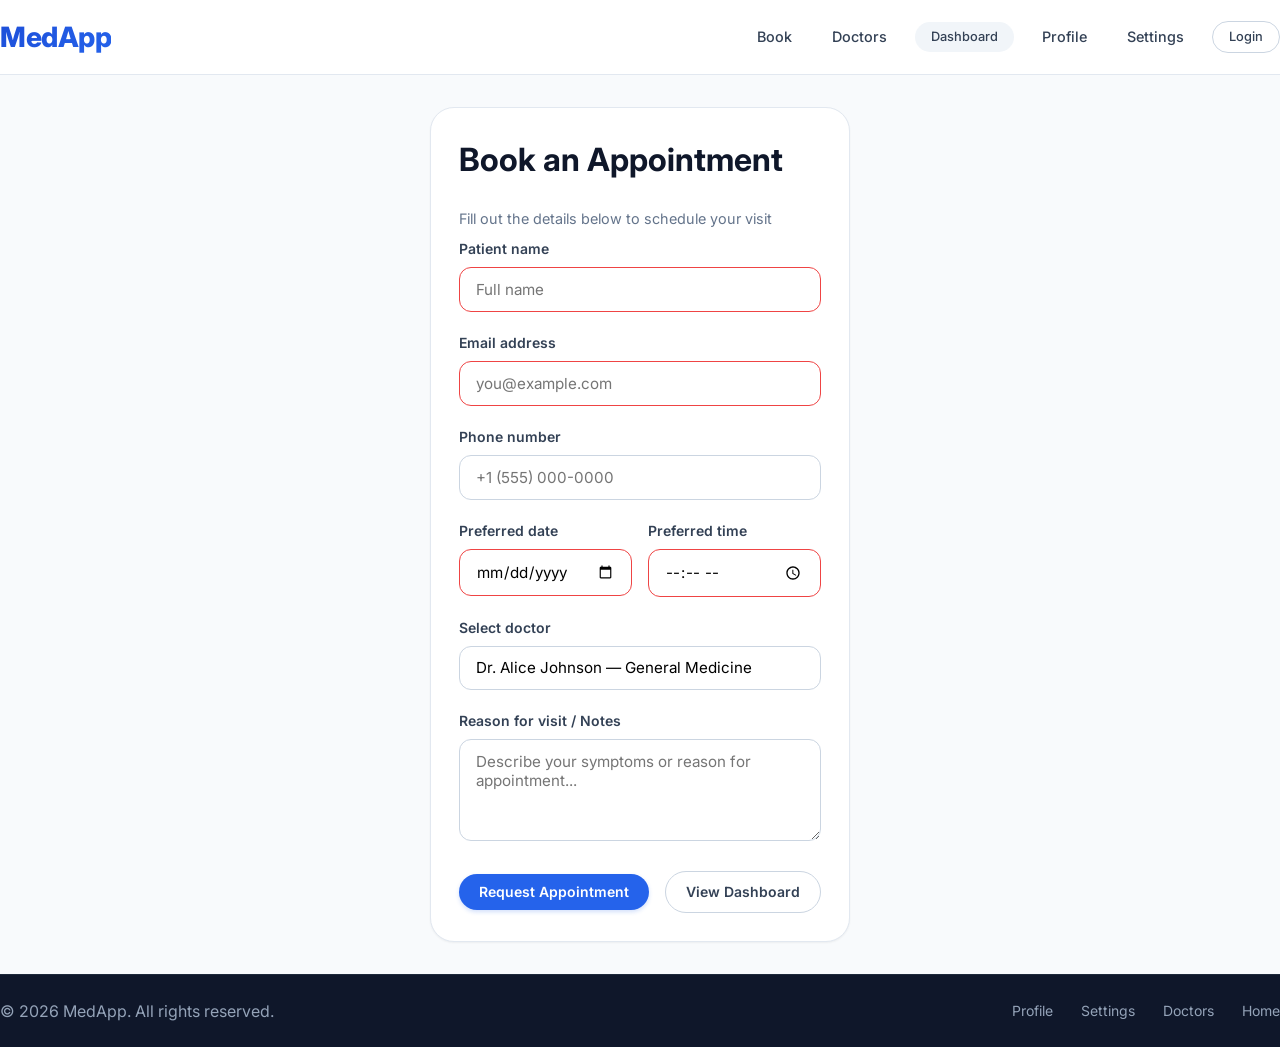
<file: medical-appointment-frontend/src/book-appointment.html>
<!DOCTYPE html>
<html lang="en">
<head>
    <meta charset="UTF-8">
    <meta name="viewport" content="width=device-width, initial-scale=1.0">
    <title>Book Appointment — MedApp</title>
    <link href="https://fonts.googleapis.com/css2?family=Inter:wght@400;500;600;700&display=swap" rel="stylesheet">
    <link rel="stylesheet" href="css/styles.css">
    <link rel="stylesheet" href="css/forms.css">
    <link rel="stylesheet" href="https://cdnjs.cloudflare.com/ajax/libs/font-awesome/6.4.0/css/all.min.css">
</head>
<body>
    <header class="site-header">
        <div class="wrap header-row">
            <a class="brand" href="index.html">MedApp</a>
            <nav class="main-nav">
                <a href="book-appointment.html">Book</a>
                <a href="doctors.html">Doctors</a>
                <a href="dashboard.html" class="btn small">Dashboard</a>
                <a href="profile.html">Profile</a>
                <a href="settings.html">Settings</a>
                <a href="login.html" class="btn ghost small">Login</a>
            </nav>
        </div>
    </header>

    <main class="wrap" style="padding: 2rem 0;">
        <div class="card" style="max-width: 800px; margin: 0 auto;">
            <h1 class="page-title">Book an Appointment</h1>
            <p class="muted">Fill out the details below to schedule your visit</p>
            
            <form class="form" action="#" method="POST">
                <div class="form-row">
                    <label for="patient-name">Patient name</label>
                    <input id="patient-name" type="text" name="patient_name" required placeholder="Full name">
                </div>
                <div class="form-row">
                    <label for="email">Email address</label>
                    <input id="email" type="email" name="email" required placeholder="you@example.com">
                </div>
                <div class="form-row">
                    <label for="phone">Phone number</label>
                    <input id="phone" type="tel" name="phone" placeholder="+1 (555) 000-0000">
                </div>
                <div class="form-row split">
                    <div>
                        <label for="date">Preferred date</label>
                        <input id="date" type="date" name="date" required>
                    </div>
                    <div>
                        <label for="time">Preferred time</label>
                        <input id="time" type="time" name="time" required>
                    </div>
                </div>
                <div class="form-row">
                    <label for="doctor">Select doctor</label>
                    <select id="doctor" name="doctor">
                        <option>Dr. Alice Johnson — General Medicine</option>
                        <option>Dr. Mark Lee — Cardiology</option>
                        <option>Dr. Sara Patel — Pediatrics</option>
                        <option>Dr. Emily Chen — Dermatology</option>
                    </select>
                </div>
                <div class="form-row">
                    <label for="reason">Reason for visit / Notes</label>
                    <textarea id="reason" name="reason" rows="4" placeholder="Describe your symptoms or reason for appointment..."></textarea>
                </div>
                <div class="form-actions">
                    <button type="submit" class="btn primary">Request Appointment</button>
                    <a class="btn ghost" href="dashboard.html">View Dashboard</a>
                </div>
            </form>
        </div>
    </main>

    <footer class="site-footer">
        <div class="wrap footer-row">
            <div>© 2026 MedApp. All rights reserved.</div>
            <nav class="footer-nav">
                <a href="profile.html">Profile</a>
                <a href="settings.html">Settings</a>
                <a href="doctors.html">Doctors</a>
                <a href="index.html">Home</a>
            </nav>
        </div>
    </footer>
</body>
</html>
</file>
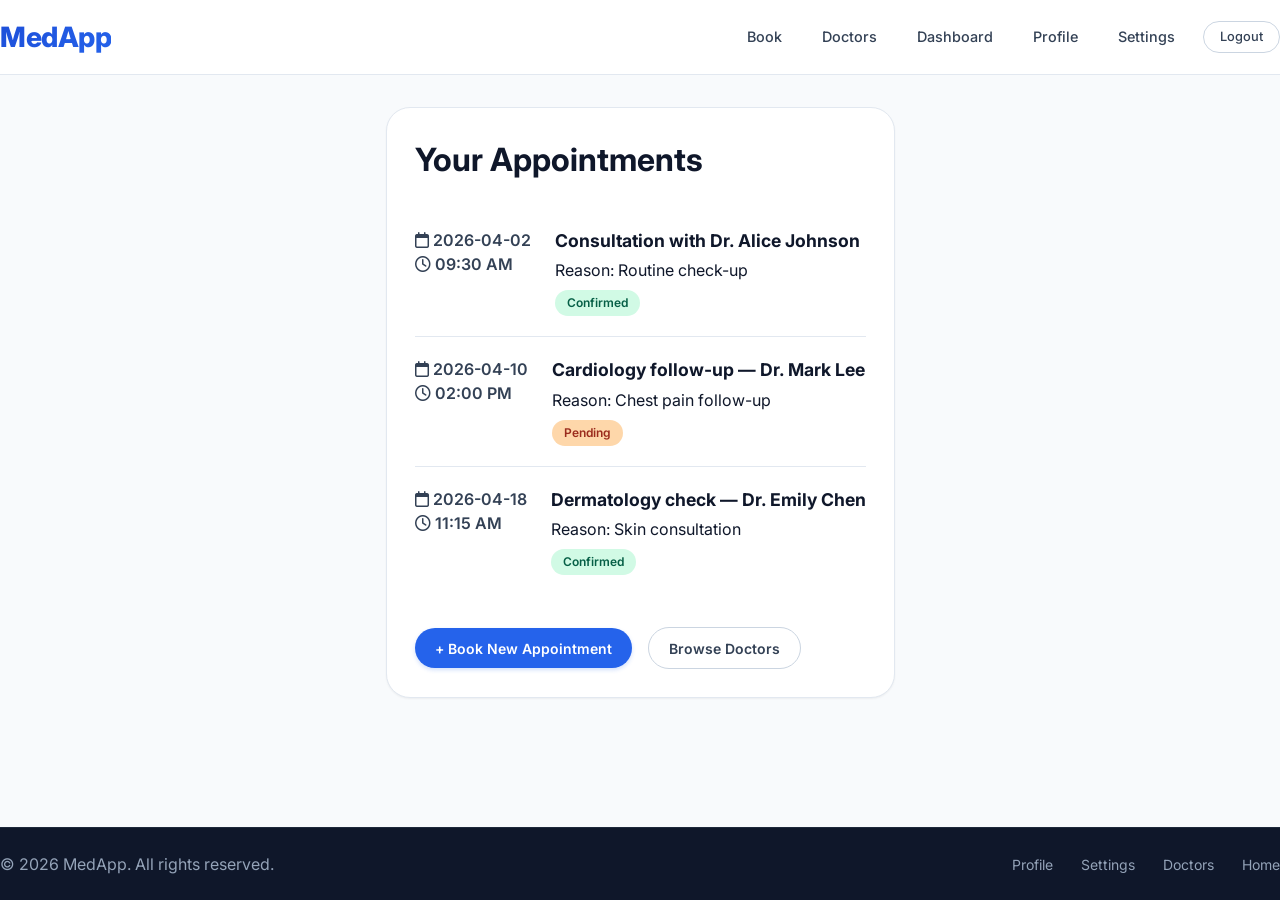
<file: medical-appointment-frontend/src/dashboard.html>
<!DOCTYPE html>
<html lang="en">
<head>
    <meta charset="UTF-8">
    <meta name="viewport" content="width=device-width, initial-scale=1.0">
    <title>Dashboard — MedApp</title>
    <link href="https://fonts.googleapis.com/css2?family=Inter:wght@400;500;600;700&display=swap" rel="stylesheet">
    <link rel="stylesheet" href="css/styles.css">
    <link rel="stylesheet" href="https://cdnjs.cloudflare.com/ajax/libs/font-awesome/6.4.0/css/all.min.css">
</head>
<body>
    <header class="site-header">
        <div class="wrap header-row">
            <a class="brand" href="index.html">MedApp</a>
            <nav class="main-nav">
                <a href="book-appointment.html">Book</a>
                <a href="doctors.html">Doctors</a>
                <a href="dashboard.html">Dashboard</a>
                <a href="profile.html">Profile</a>
                <a href="settings.html">Settings</a>
                <a href="login.html" class="btn ghost small">Logout</a>
            </nav>
        </div>
    </header>

    <main class="wrap" style="padding: 2rem 0;">
        <div class="card">
            <h1 class="page-title">Your Appointments</h1>
            
            <div class="appointments">
                <div class="appointment">
                    <div class="meta">
                        <div class="date"><i class="far fa-calendar"></i> 2026-04-02</div>
                        <div class="time"><i class="far fa-clock"></i> 09:30 AM</div>
                    </div>
                    <div class="details">
                        <h3>Consultation with Dr. Alice Johnson</h3>
                        <p>Reason: Routine check-up</p>
                        <span class="status confirmed">Confirmed</span>
                    </div>
                </div>
                
                <div class="appointment">
                    <div class="meta">
                        <div class="date"><i class="far fa-calendar"></i> 2026-04-10</div>
                        <div class="time"><i class="far fa-clock"></i> 02:00 PM</div>
                    </div>
                    <div class="details">
                        <h3>Cardiology follow-up — Dr. Mark Lee</h3>
                        <p>Reason: Chest pain follow-up</p>
                        <span class="status pending">Pending</span>
                    </div>
                </div>
                
                <div class="appointment">
                    <div class="meta">
                        <div class="date"><i class="far fa-calendar"></i> 2026-04-18</div>
                        <div class="time"><i class="far fa-clock"></i> 11:15 AM</div>
                    </div>
                    <div class="details">
                        <h3>Dermatology check — Dr. Emily Chen</h3>
                        <p>Reason: Skin consultation</p>
                        <span class="status confirmed">Confirmed</span>
                    </div>
                </div>
            </div>
            
            <div class="form-actions" style="margin-top: 2rem;">
                <a class="btn primary" href="book-appointment.html">+ Book New Appointment</a>
                <a class="btn ghost" href="doctors.html">Browse Doctors</a>
            </div>
        </div>
    </main>

    <footer class="site-footer">
        <div class="wrap footer-row">
            <div>© 2026 MedApp. All rights reserved.</div>
            <nav class="footer-nav">
                <a href="profile.html">Profile</a>
                <a href="settings.html">Settings</a>
                <a href="doctors.html">Doctors</a>
                <a href="index.html">Home</a>
            </nav>
        </div>
    </footer>
</body>
</html>
</file>
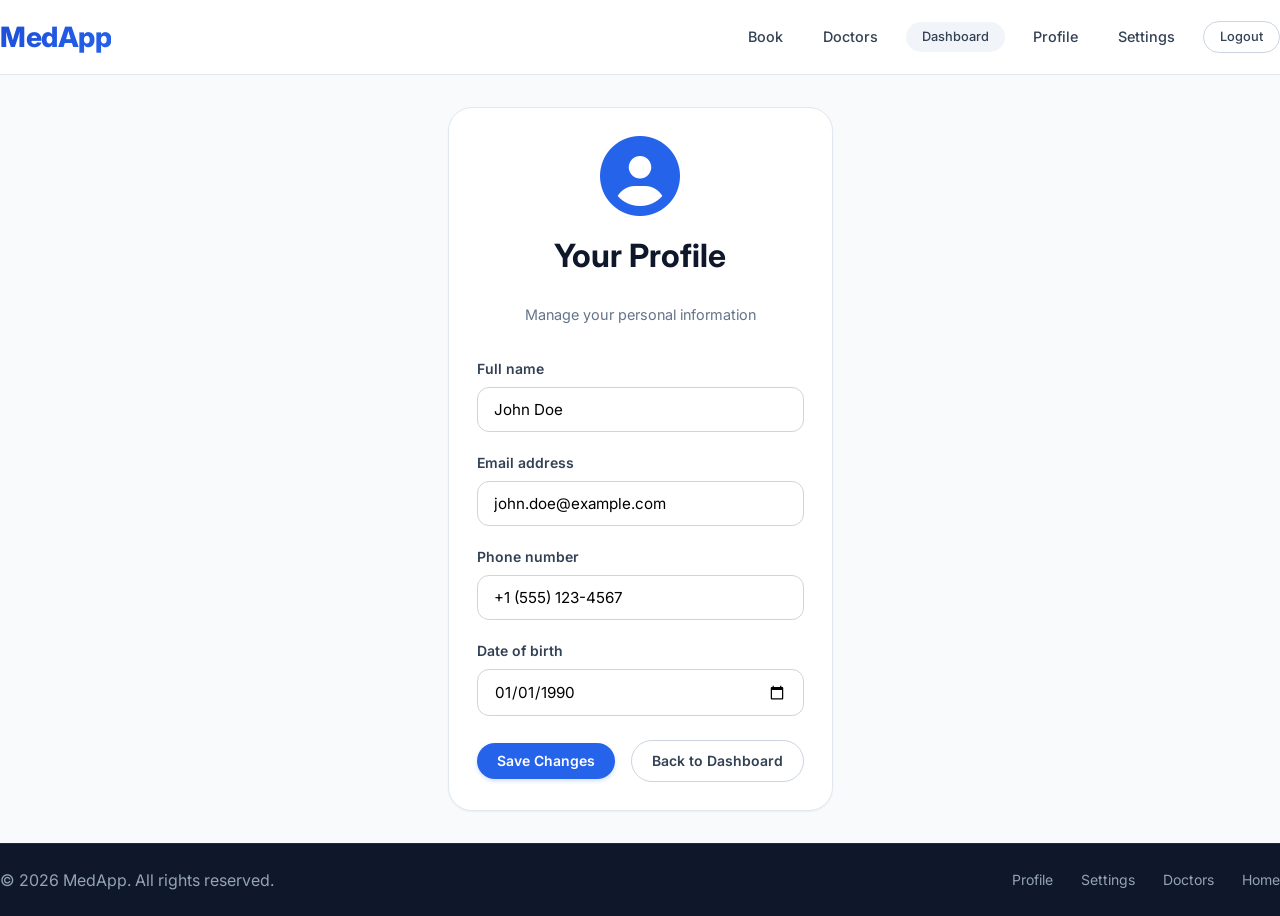
<file: medical-appointment-frontend/src/profile.html>
<!DOCTYPE html>
<html lang="en">
<head>
    <meta charset="UTF-8">
    <meta name="viewport" content="width=device-width, initial-scale=1.0">
    <title>Profile — MedApp</title>
    <link href="https://fonts.googleapis.com/css2?family=Inter:wght@400;500;600;700&display=swap" rel="stylesheet">
    <link rel="stylesheet" href="css/styles.css">
    <link rel="stylesheet" href="css/forms.css">
    <link rel="stylesheet" href="https://cdnjs.cloudflare.com/ajax/libs/font-awesome/6.4.0/css/all.min.css">
</head>
<body>
    <header class="site-header">
        <div class="wrap header-row">
            <a class="brand" href="index.html">MedApp</a>
            <nav class="main-nav">
                <a href="book-appointment.html">Book</a>
                <a href="doctors.html">Doctors</a>
                <a href="dashboard.html" class="btn small">Dashboard</a>
                <a href="profile.html">Profile</a>
                <a href="settings.html">Settings</a>
                <a href="login.html" class="btn ghost small">Logout</a>
            </nav>
        </div>
    </header>

    <main class="wrap" style="padding: 2rem 0;">
        <div class="card" style="max-width: 800px; margin: 0 auto;">
            <div style="text-align: center; margin-bottom: 2rem;">
                <i class="fas fa-user-circle" style="font-size: 5rem; color: var(--primary);"></i>
                <h1 class="page-title" style="margin-top: 1rem;">Your Profile</h1>
                <p class="muted">Manage your personal information</p>
            </div>
            
            <form class="form">
                <div class="form-row">
                    <label for="fullname">Full name</label>
                    <input type="text" id="fullname" value="John Doe" placeholder="Your full name">
                </div>
                <div class="form-row">
                    <label for="profile-email">Email address</label>
                    <input type="email" id="profile-email" value="john.doe@example.com">
                </div>
                <div class="form-row">
                    <label for="phone">Phone number</label>
                    <input type="tel" id="phone" value="+1 (555) 123-4567">
                </div>
                <div class="form-row">
                    <label for="dob">Date of birth</label>
                    <input type="date" id="dob" value="1990-01-01">
                </div>
                <div class="form-actions">
                    <button class="btn primary" type="submit">Save Changes</button>
                    <a href="dashboard.html" class="btn ghost">Back to Dashboard</a>
                </div>
            </form>
        </div>
    </main>

    <footer class="site-footer">
        <div class="wrap footer-row">
            <div>© 2026 MedApp. All rights reserved.</div>
            <nav class="footer-nav">
                <a href="profile.html">Profile</a>
                <a href="settings.html">Settings</a>
                <a href="doctors.html">Doctors</a>
                <a href="index.html">Home</a>
            </nav>
        </div>
    </footer>
</body>
</html>
</file>
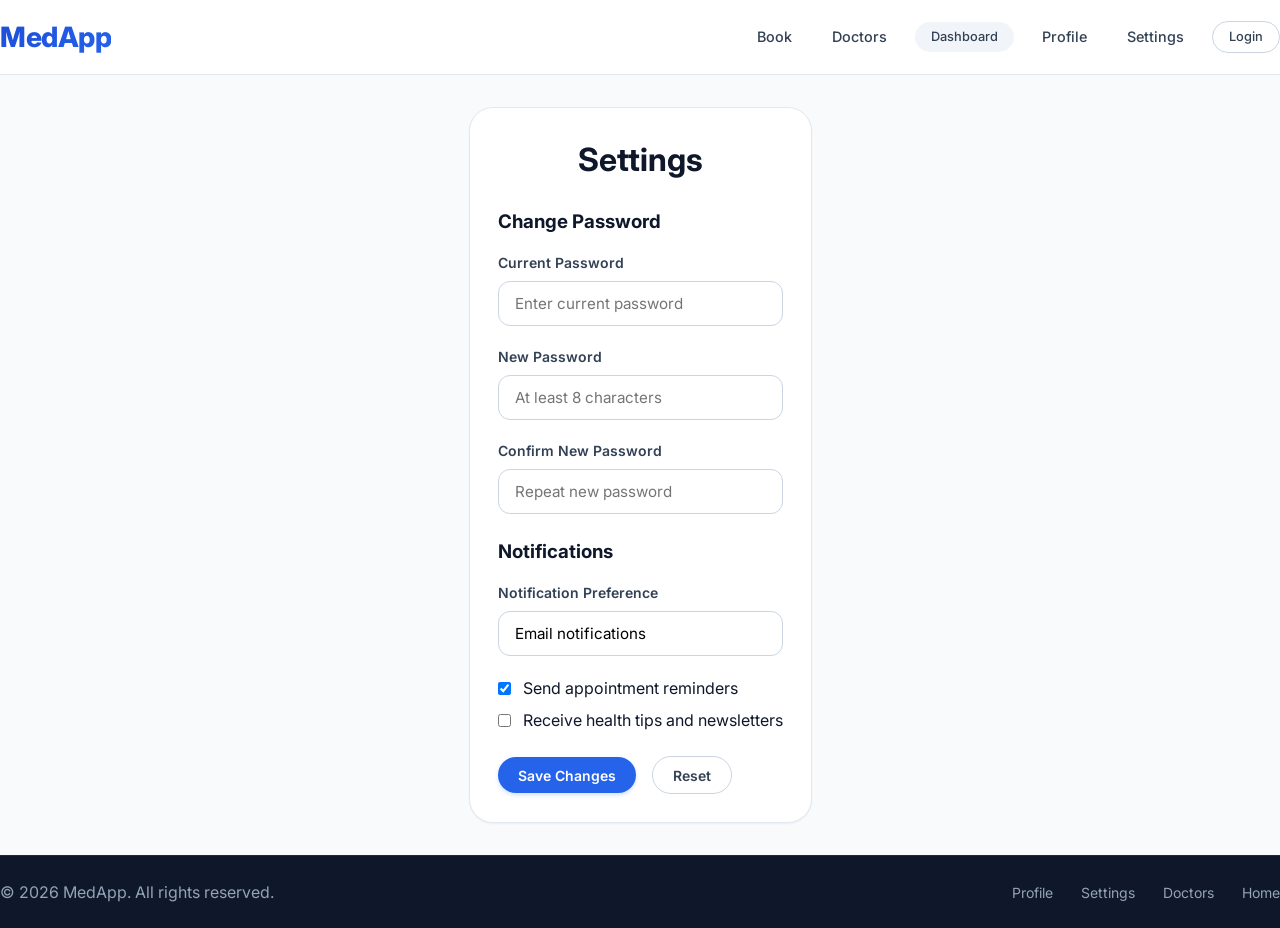
<file: medical-appointment-frontend/src/settings.html>
<!DOCTYPE html>
<html lang="en">
<head>
    <meta charset="UTF-8">
    <meta name="viewport" content="width=device-width, initial-scale=1.0">
    <title>Settings — MedApp</title>
    <link href="https://fonts.googleapis.com/css2?family=Inter:wght@400;500;600;700&display=swap" rel="stylesheet">
    <link rel="stylesheet" href="css/styles.css">
    <link rel="stylesheet" href="css/forms.css">
    <link rel="stylesheet" href="https://cdnjs.cloudflare.com/ajax/libs/font-awesome/6.4.0/css/all.min.css">
</head>
<body>
    <header class="site-header">
        <div class="wrap header-row">
            <a class="brand" href="index.html">MedApp</a>
            <nav class="main-nav">
                <a href="book-appointment.html">Book</a>
                <a href="doctors.html">Doctors</a>
                <a href="dashboard.html" class="btn small">Dashboard</a>
                <a href="profile.html">Profile</a>
                <a href="settings.html">Settings</a>
                <a href="login.html" class="btn ghost small">Login</a>
            </nav>
        </div>
    </header>

    <main class="wrap" style="padding: 2rem 0;">
        <div class="card" style="max-width: 700px; margin: 0 auto;">
            <h1 class="page-title" style="text-align: center;">Settings</h1>
            
            <form class="form">
                <h3 style="margin: 1.5rem 0 1rem;">Change Password</h3>
                <div class="form-row">
                    <label for="current-password">Current Password</label>
                    <input type="password" id="current-password" placeholder="Enter current password">
                </div>
                <div class="form-row">
                    <label for="new-password">New Password</label>
                    <input type="password" id="new-password" placeholder="At least 8 characters">
                </div>
                <div class="form-row">
                    <label for="confirm-password">Confirm New Password</label>
                    <input type="password" id="confirm-password" placeholder="Repeat new password">
                </div>
                
                <h3 style="margin: 1.5rem 0 1rem;">Notifications</h3>
                <div class="form-row">
                    <label for="notification-pref">Notification Preference</label>
                    <select id="notification-pref">
                        <option>Email notifications</option>
                        <option>SMS notifications</option>
                        <option>Push notifications</option>
                        <option>None</option>
                    </select>
                </div>
                
                <div class="checkbox-group">
                    <input type="checkbox" id="reminders" checked>
                    <label for="reminders">Send appointment reminders</label>
                </div>
                <div class="checkbox-group">
                    <input type="checkbox" id="newsletter">
                    <label for="newsletter">Receive health tips and newsletters</label>
                </div>
                
                <div class="form-actions">
                    <button class="btn primary" type="submit">Save Changes</button>
                    <button class="btn ghost" type="reset">Reset</button>
                </div>
            </form>
        </div>
    </main>

    <footer class="site-footer">
        <div class="wrap footer-row">
            <div>© 2026 MedApp. All rights reserved.</div>
            <nav class="footer-nav">
                <a href="profile.html">Profile</a>
                <a href="settings.html">Settings</a>
                <a href="doctors.html">Doctors</a>
                <a href="index.html">Home</a>
            </nav>
        </div>
    </footer>
</body>
</html>
</file>
<file: medical-appointment-frontend/src/css/styles.css>
/* ========== GLOBAL RESET & VARIABLES ========== */
* {
    margin: 0;
    padding: 0;
    box-sizing: border-box;
}

:root {
    --primary: #2563eb;
    --primary-dark: #1d4ed8;
    --primary-light: #3b82f6;
    --secondary: #0f172a;
    --gray-50: #f8fafc;
    --gray-100: #f1f5f9;
    --gray-200: #e2e8f0;
    --gray-300: #cbd5e1;
    --gray-400: #94a3b8;
    --gray-500: #64748b;
    --gray-600: #475569;
    --gray-700: #334155;
    --gray-800: #1e293b;
    --gray-900: #0f172a;
    --success: #10b981;
    --warning: #f59e0b;
    --danger: #ef4444;
    --shadow-sm: 0 1px 2px 0 rgb(0 0 0 / 0.05);
    --shadow-md: 0 4px 6px -1px rgb(0 0 0 / 0.1);
    --shadow-lg: 0 10px 15px -3px rgb(0 0 0 / 0.1);
    --radius: 1rem;
    --radius-lg: 1.5rem;
}

body {
    font-family: 'Inter', system-ui, -apple-system, sans-serif;
    background: var(--gray-50);
    color: var(--gray-900);
    line-height: 1.5;
    display: flex;
    flex-direction: column;
    min-height: 100vh;
}

/* ========== UTILITIES ========== */
.wrap {
    max-width: 1280px;
    margin: 0 auto;
    padding: 0 2rem;
}

@media (max-width: 768px) {
    .wrap {
        padding: 0 1.25rem;
    }
}

/* ========== HEADER ========== */
.site-header {
    background: rgba(255, 255, 255, 0.98);
    backdrop-filter: blur(8px);
    border-bottom: 1px solid var(--gray-200);
    position: sticky;
    top: 0;
    z-index: 100;
}

.header-row {
    display: flex;
    justify-content: space-between;
    align-items: center;
    padding: 1rem 0;
    gap: 1.5rem;
    flex-wrap: wrap;
}

.brand {
    font-size: 1.75rem;
    font-weight: 800;
    background: linear-gradient(135deg, var(--primary-dark), var(--primary));
    background-clip: text;
    -webkit-background-clip: text;
    color: transparent;
    text-decoration: none;
    letter-spacing: -0.5px;
    transition: opacity 0.2s;
}

.brand:hover {
    opacity: 0.85;
}

.main-nav {
    display: flex;
    align-items: center;
    gap: 1rem;
    flex-wrap: wrap;
}

.main-nav a {
    text-decoration: none;
    font-weight: 500;
    color: var(--gray-700);
    padding: 0.5rem 0.75rem;
    border-radius: 2rem;
    font-size: 0.9rem;
    transition: all 0.2s;
}

.main-nav a:not(.btn):hover {
    color: var(--primary);
    background: var(--gray-100);
}

/* ========== BUTTONS ========== */
.btn {
    display: inline-flex;
    align-items: center;
    gap: 0.5rem;
    padding: 0.6rem 1.25rem;
    border-radius: 2rem;
    font-weight: 600;
    font-size: 0.875rem;
    text-decoration: none;
    transition: all 0.2s;
    cursor: pointer;
    border: none;
    font-family: inherit;
    background: var(--gray-100);
    color: var(--gray-700);
}

.btn.primary {
    background: var(--primary);
    color: white;
    box-shadow: 0 2px 4px rgba(37, 99, 235, 0.2);
}

.btn.primary:hover {
    background: var(--primary-dark);
    transform: translateY(-1px);
    box-shadow: 0 4px 8px rgba(37, 99, 235, 0.25);
}

.btn.ghost {
    background: transparent;
    border: 1px solid var(--gray-300);
}

.btn.ghost:hover {
    border-color: var(--primary);
    color: var(--primary);
    background: var(--gray-50);
}

.btn.small {
    padding: 0.35rem 1rem;
    font-size: 0.8rem;
}

/* ========== CARDS ========== */
.card {
    background: white;
    border-radius: var(--radius-lg);
    padding: 1.75rem;
    box-shadow: var(--shadow-sm);
    border: 1px solid var(--gray-200);
    transition: box-shadow 0.2s;
}

.card:hover {
    box-shadow: var(--shadow-md);
}

/* ========== FORMS ========== */
.form {
    margin-top: 0.5rem;
}

.form-row {
    margin-bottom: 1.25rem;
}

.form-row label {
    display: block;
    font-weight: 600;
    font-size: 0.875rem;
    margin-bottom: 0.5rem;
    color: var(--gray-700);
}

.form-row input,
.form-row select,
.form-row textarea {
    width: 100%;
    padding: 0.75rem 1rem;
    border: 1px solid var(--gray-300);
    border-radius: 0.75rem;
    font-family: inherit;
    font-size: 0.95rem;
    transition: all 0.2s;
    background: white;
}

.form-row input:focus,
.form-row select:focus,
.form-row textarea:focus {
    outline: none;
    border-color: var(--primary);
    box-shadow: 0 0 0 3px rgba(37, 99, 235, 0.1);
}

.form-actions {
    display: flex;
    gap: 1rem;
    align-items: center;
    flex-wrap: wrap;
    margin-top: 1.5rem;
}

.link {
    color: var(--primary);
    text-decoration: none;
    font-weight: 500;
    transition: color 0.2s;
}

.link:hover {
    color: var(--primary-dark);
    text-decoration: underline;
}

/* ========== FOOTER ========== */
.site-footer {
    background: var(--gray-900);
    color: var(--gray-400);
    margin-top: auto;
    border-top: 1px solid var(--gray-800);
}

.footer-row {
    display: flex;
    justify-content: space-between;
    align-items: center;
    padding: 1.5rem 0;
    flex-wrap: wrap;
    gap: 1rem;
}

.footer-nav {
    display: flex;
    gap: 1.75rem;
    flex-wrap: wrap;
}

.footer-nav a {
    color: var(--gray-400);
    text-decoration: none;
    font-size: 0.875rem;
    transition: color 0.2s;
}

.footer-nav a:hover {
    color: white;
}

@media (max-width: 640px) {
    .footer-row {
        flex-direction: column;
        text-align: center;
    }
    
    .header-row {
        flex-direction: column;
        text-align: center;
    }
    
    .main-nav {
        justify-content: center;
    }
}

/* ========== PAGE SPECIFIC ========== */
.page-title {
    font-size: 2rem;
    font-weight: 700;
    margin-bottom: 1.5rem;
    color: var(--gray-900);
}

.muted {
    color: var(--gray-500);
    font-size: 0.9rem;
}

/* Auth pages */
.page-auth {
    background: linear-gradient(135deg, #f0f9ff 0%, #f8fafc 100%);
}

.auth-wrap {
    padding: 2rem 1rem;
    flex: 1;
    display: flex;
    align-items: center;
}

.auth-card {
    max-width: 1000px;
    margin: 0 auto;
    overflow: hidden;
    padding: 0;
}

.auth-columns {
    display: flex;
    flex-wrap: wrap;
}

.auth-visual {
    flex: 1;
    min-height: 300px;
    background-size: cover;
    background-position: center;
}

.auth-visual picture img {
    width: 100%;
    height: 100%;
    object-fit: cover;
    display: block;
}

.auth-form {
    flex: 1;
    padding: 2.5rem;
}

@media (max-width: 768px) {
    .auth-columns {
        flex-direction: column;
    }
    
    .auth-form {
        padding: 1.75rem;
    }
}

.two-up {
    display: flex;
    gap: 1rem;
}

.two-up > div {
    flex: 1;
}

/* Dashboard appointments */
.appointments {
    margin: 1.5rem 0;
}

.appointment {
    display: flex;
    gap: 1.5rem;
    padding: 1.25rem 0;
    border-bottom: 1px solid var(--gray-200);
}

.appointment:last-child {
    border-bottom: none;
}

.appointment .meta {
    min-width: 100px;
}

.appointment .date,
.appointment .time {
    font-weight: 600;
    color: var(--gray-700);
}

.appointment .details h3 {
    margin-bottom: 0.25rem;
    font-size: 1.1rem;
}

.status {
    display: inline-block;
    padding: 0.25rem 0.75rem;
    border-radius: 2rem;
    font-size: 0.75rem;
    font-weight: 600;
    margin-top: 0.5rem;
}

.status.confirmed {
    background: #d1fae5;
    color: #065f46;
}

.status.pending {
    background: #fed7aa;
    color: #9b2c1d;
}

.status.cancelled {
    background: #fee2e2;
    color: #991b1b;
}
</file>
<file: medical-appointment-frontend/src/css/forms.css>
/* ========== ADDITIONAL FORM STYLES ========== */
.form-row.split {
    display: flex;
    gap: 1rem;
}

.form-row.split > div {
    flex: 1;
}

textarea {
    resize: vertical;
    min-height: 100px;
}

/* Select dropdown styling */
select {
    appearance: none;
    background-image: url("data:image/svg+xml,%3Csvg xmlns='http://www.w3.org/2000/svg' fill='none' viewBox='0 0 20 20'%3E%3Cpath stroke='%236b7280' stroke-linecap='round' stroke-linejoin='round' stroke-width='1.5' d='M6 8l4 4 4-4'/%3E%3C/svg%3E");
    background-position: right 0.75rem center;
    background-repeat: no-repeat;
    background-size: 1.25rem;
}

/* Checkbox and radio styling */
.checkbox-group,
.radio-group {
    display: flex;
    align-items: center;
    gap: 0.5rem;
    margin: 0.5rem 0;
}

.checkbox-group input,
.radio-group input {
    width: auto;
    margin-right: 0.25rem;
}

/* Form validation styles */
input:invalid,
select:invalid {
    border-color: var(--danger);
}

.error-message {
    color: var(--danger);
    font-size: 0.75rem;
    margin-top: 0.25rem;
    display: block;
}

/* Responsive forms */
@media (max-width: 640px) {
    .form-row.split {
        flex-direction: column;
        gap: 0.75rem;
    }
    
    .two-up {
        flex-direction: column;
        gap: 0.75rem;
    }
    
    .form-actions {
        flex-direction: column;
        align-items: stretch;
    }
    
    .form-actions .btn,
    .form-actions .link {
        text-align: center;
        justify-content: center;
    }
}

/* Floating labels effect (optional) */
.form-row.floating {
    position: relative;
}

.form-row.floating input {
    padding-top: 1.5rem;
}

.form-row.floating label {
    position: absolute;
    top: 0.75rem;
    left: 1rem;
    font-size: 0.75rem;
    color: var(--gray-500);
    pointer-events: none;
}

/* Input groups with icons */
.input-group {
    position: relative;
}

.input-group i {
    position: absolute;
    left: 1rem;
    top: 50%;
    transform: translateY(-50%);
    color: var(--gray-400);
}

.input-group input {
    padding-left: 2.5rem;
}
</file>
